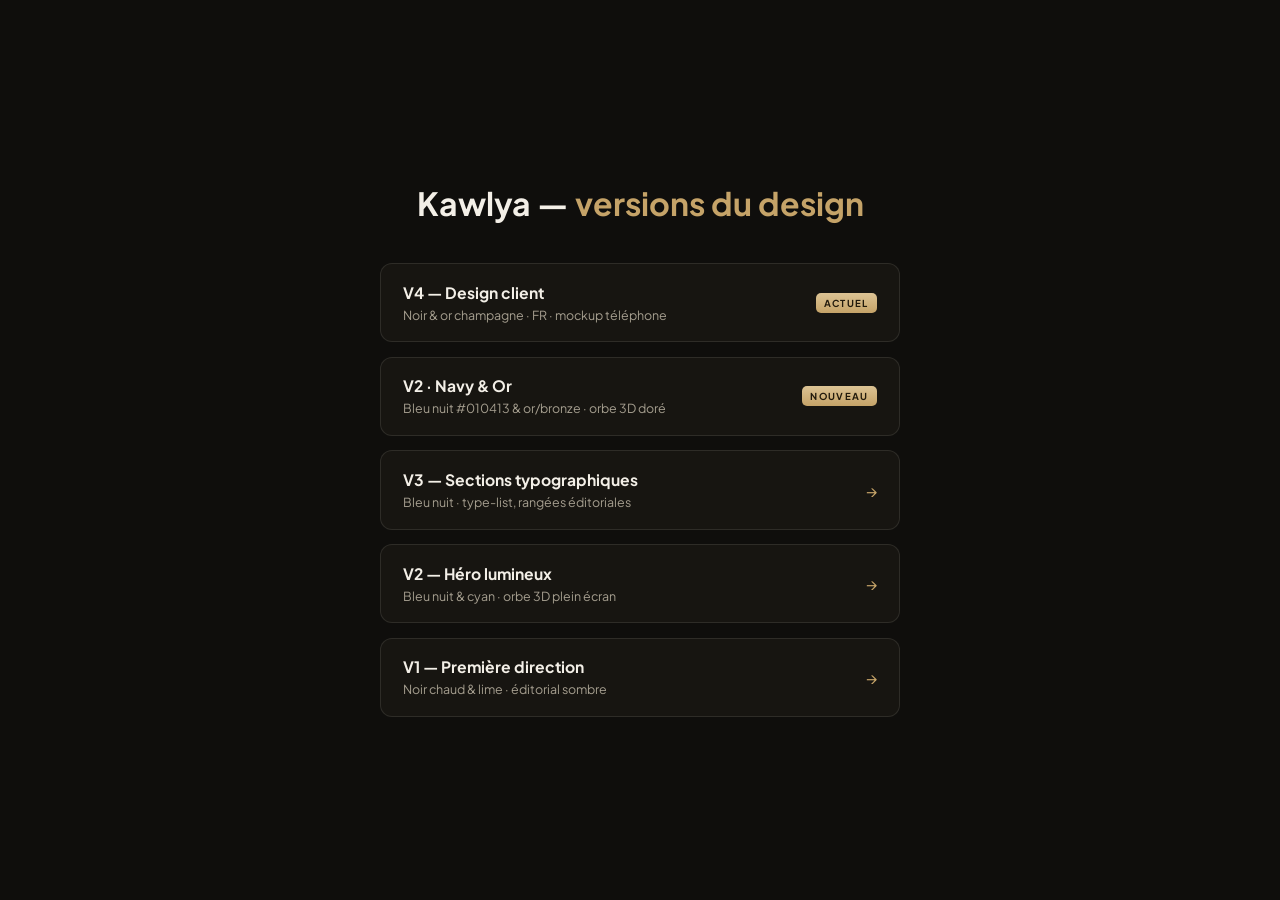
<file: versions.html>
<!DOCTYPE html>
<html lang="fr">
<head>
  <meta charset="UTF-8" />
  <meta name="viewport" content="width=device-width, initial-scale=1.0" />
  <title>Kawlya — Versions du design</title>
  <link rel="icon" type="image/svg+xml" href="assets/favicon.svg" />
  <link href="https://fonts.googleapis.com/css2?family=Plus+Jakarta+Sans:wght@400;600;700&display=swap" rel="stylesheet" />
  <style>
    * { margin: 0; padding: 0; box-sizing: border-box; }
    body {
      min-height: 100svh;
      background: #0f0e0c; color: #f3efe7;
      font-family: "Plus Jakarta Sans", sans-serif;
      display: flex; flex-direction: column; align-items: center; justify-content: center;
      gap: 2.5rem; padding: 2rem;
    }
    h1 { font-size: clamp(1.4rem, 3vw, 2rem); font-weight: 700; }
    h1 em { font-style: normal; color: #c5a368; }
    ul { list-style: none; display: grid; gap: 0.9rem; width: min(520px, 100%); }
    a {
      display: flex; align-items: center; justify-content: space-between; gap: 1rem;
      background: #171511; border: 1px solid rgba(243,239,231,0.1);
      border-radius: 12px; padding: 1.1rem 1.4rem;
      color: inherit; text-decoration: none;
      transition: border-color 0.3s, transform 0.3s;
    }
    a:hover { border-color: #c5a368; transform: translateY(-2px); }
    a strong { font-size: 0.98rem; }
    a span { font-size: 0.78rem; color: #a59e8f; }
    a i { font-style: normal; color: #c5a368; }
    .tag { font-size: 0.6rem; font-weight: 700; letter-spacing: 0.14em; text-transform: uppercase;
           color: #221a0c; background: linear-gradient(180deg, #dcc394, #c5a368);
           border-radius: 5px; padding: 0.25rem 0.5rem; }
  </style>
</head>
<body>
  <h1>Kawlya — <em>versions du design</em></h1>
  <ul>
    <li><a href="./"><div><strong>V4 — Design client</strong><br /><span>Noir &amp; or champagne · FR · mockup téléphone</span></div><span class="tag">Actuel</span></a></li>
    <li><a href="navy/"><div><strong>V2 · Navy &amp; Or</strong><br /><span>Bleu nuit #010413 &amp; or/bronze · orbe 3D doré</span></div><span class="tag">Nouveau</span></a></li>
    <li><a href="v3/"><div><strong>V3 — Sections typographiques</strong><br /><span>Bleu nuit · type-list, rangées éditoriales</span></div><i>→</i></a></li>
    <li><a href="v2/"><div><strong>V2 — Héro lumineux</strong><br /><span>Bleu nuit &amp; cyan · orbe 3D plein écran</span></div><i>→</i></a></li>
    <li><a href="v1/"><div><strong>V1 — Première direction</strong><br /><span>Noir chaud &amp; lime · éditorial sombre</span></div><i>→</i></a></li>
  </ul>
</body>
</html>
</file>
